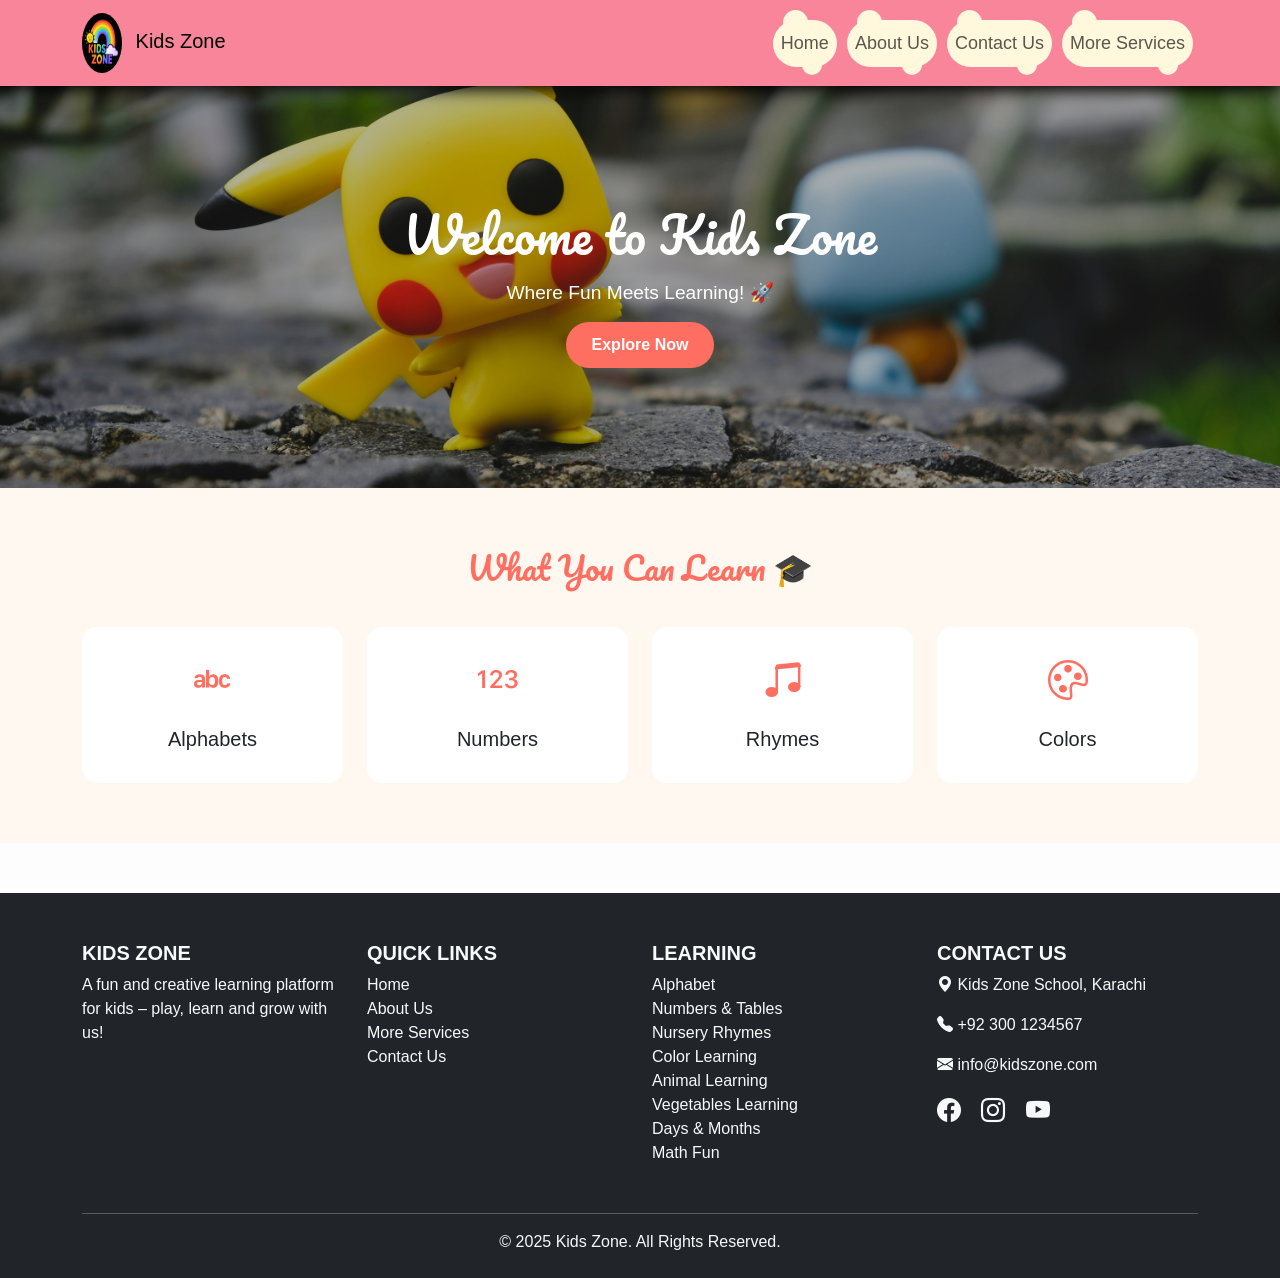
<file: index.html>
<!DOCTYPE html>
<html lang="en">

<head>
  <meta charset="UTF-8">
  <meta name="viewport" content="width=device-width, initial-scale=1.0">
  <title>Kids Zone - Home</title>
  <link href="https://cdn.jsdelivr.net/npm/bootstrap@5.3.2/dist/css/bootstrap.min.css" rel="stylesheet">
  <link href="https://cdn.jsdelivr.net/npm/bootstrap-icons/font/bootstrap-icons.css" rel="stylesheet">
  <link href="https://fonts.googleapis.com/css2?family=Pacifico&display=swap" rel="stylesheet">

  <style>
    body {
      font-family: Arial, sans-serif;
      background: #fdfdfd;
    }

           .navbar {
            background: rgb(248, 133, 153);
            box-shadow: 0px 4px 15px black;
            position: relative;
            z-index: 1;
        }

        .navbar-brand img {
            height: 60px;
            animation: bounceLogo 2s infinite;
            border-radius: 30px;
        }

        .nav-link {
            position: relative;
            font-size: 18px;
            padding: 10px 20px;
            border-radius: 50px;
            background: cornsilk;
            margin: 5px;
            transition: all 0.4s ease;
        }

        .nav-link:hover {
            background: linear-gradient(90deg, rgb(247, 167, 167), rgb(233, 207, 158), rgb(226, 226, 140), rgb(146, 243, 146), rgb(122, 122, 230), rgb(203, 148, 243), rgb(240, 172, 240));
            color: black;
            transform: scale(1.1) rotate(-2deg);
            box-shadow: 0px 0px 15px palevioletred;
        }

        .nav-link::before,
        .nav-link::after {
            content: "";
            position: absolute;
            background: cornsilk;
            border-radius: 50%;
            z-index: -1;
        }

        .nav-link::before {
            width: 25px;
            height: 25px;
            top: -10px;
            left: 10px;
        }

        .nav-link::after {
            width: 20px;
            height: 20px;
            bottom: -8px;
            right: 15px;
        }

        @keyframes bounceLogo {

            0%,
            100% {
                transform: translateY(0);
            }

            50% {
                transform: translateY(-10px);
            }
        }

        @keyframes rainbowGlow {
            0% {
                box-shadow: 0 0 5px red;
            }

            20% {
                box-shadow: 0 0 10px orange;
            }

            40% {
                box-shadow: 0 0 15px yellow;
            }

            60% {
                box-shadow: 0 0 15px green;
            }

            80% {
                box-shadow: 0 0 15px blue;
            }

            100% {
                box-shadow: 0 0 20px violet;
            }
        }


        .nav-link:hover {
            animation: rainbowGlow 1.5s infinite alternate;
        }




    .hero {
      background: linear-gradient(rgba(0, 0, 0, 0.3), rgba(0, 0, 0, 0.3)),
        url("./eproject/michael-rivera-N7OocKwsJ0s-unsplash.jpg") center/cover no-repeat;
      color: white;
      text-align: center;
      padding: 120px 20px;
    }

    .hero h1 {
      font-size: 3rem;
      font-family: 'Pacifico', cursive;
    }

    .hero p {
      font-size: 1.2rem;
      margin: 15px 0;
    }

    .btn-cta {
      background: #ff6f61;
      color: #fff;
      font-weight: bold;
      padding: 10px 25px;
      border-radius: 30px;
      transition: 0.3s;
    }

    .btn-cta:hover {
      background: #e85c4a;
      color: #fff;
    }


    .services {
      padding: 60px 20px;
      background: #fff8f0;
    }

    .services h2 {
      text-align: center;
      font-family: 'Pacifico', cursive;
      margin-bottom: 40px;
      color: #ff6f61;
    }

    .card {
      border: none;
      border-radius: 15px;
      transition: transform 0.3s;
    }

    .card:hover {
      transform: translateY(-10px);
      box-shadow: 0 6px 20px rgba(0, 0, 0, 0.1);
    }

    .card i {
      font-size: 2.5rem;
      color: #ff6f61;
    }


    footer {
      margin-top: 50px;
    }
  </style>
</head>

<body>


  <nav class="navbar navbar-expand-lg">
    <div class="container">
      <a class="navbar-brand" href="#">
        <img src="../WhatsApp Image 2025-08-29 at 13.34.08_3d84adc3.jpg" alt="Kids Zone Logo" width="40" height="40"
          class="me-2 rounded-circle">
        Kids Zone
      </a>
      <button class="navbar-toggler" type="button" data-bs-toggle="collapse" data-bs-target="#navbarNav">
        <span class="navbar-toggler-icon"></span>
      </button>
      <div class="collapse navbar-collapse justify-content-end" id="navbarNav">
        <ul class="navbar-nav">
          <li class="nav-item"><a class="nav-link" href="./index.html">Home</a></li>
          <li class="nav-item"><a class="nav-link" href="./about.html">About Us</a></li>
          <li class="nav-item"><a class="nav-link" href="./contact.html">Contact Us</a></li>
          <li class="nav-item dropdown">
            <a class="nav-link dropdown-toggle" href="./services.html" id="servicesDropdown" role="button" data-bs-toggle="">
              More Services
            </a>
            <ul class="dropdown-menu">
              <li><a class="dropdown-item" href="#">🔤 Learn Alphabets</a></li>
              <li><a class="dropdown-item" href="#">🔢 Numbers & Tables</a></li>
              <li><a class="dropdown-item" href="#">🎶 Nursery Rhymes</a></li>
              <li><a class="dropdown-item" href="#">🌈 Colors Learning</a></li>
              <li><a class="dropdown-item" href="#">🐒 Animals Learning</a></li>
              <li><a class="dropdown-item" href="#">🥕 Vegetables Learning</a></li>
              <li><a class="dropdown-item" href="#">📅 Days & Months</a></li>
              <li><a class="dropdown-item" href="#">➕➖ Math Fun</a></li>
            </ul>
          </li>
        </ul>
      </div>
    </div>
  </nav>


  <section class="hero">
    <h1>Welcome to Kids Zone</h1>
    <p>Where Fun Meets Learning! 🚀</p>
    <a href="about.html" class="btn btn-cta">Explore Now</a>
  </section>

  
  <section class="services">
    <div class="container">
      <h2>What You Can Learn 🎓</h2>
      <div class="row g-4">
        <div class="col-md-3 col-sm-6">
          <div class="card text-center p-4">
            <i class="bi bi-alphabet"></i>
            <h5 class="mt-3">Alphabets</h5>
          </div>
        </div>
        <div class="col-md-3 col-sm-6">
          <div class="card text-center p-4">
            <i class="bi bi-123"></i>
            <h5 class="mt-3">Numbers</h5>
          </div>
        </div>
        <div class="col-md-3 col-sm-6">
          <div class="card text-center p-4">
            <i class="bi bi-music-note-beamed"></i>
            <h5 class="mt-3">Rhymes</h5>
          </div>
        </div>
        <div class="col-md-3 col-sm-6">
          <div class="card text-center p-4">
            <i class="bi bi-palette"></i>
            <h5 class="mt-3">Colors</h5>
          </div>
        </div>
      </div>
    </div>
  </section>

    <footer class="bg-dark text-light pt-5 pb-4">
    <div class="container">
      <div class="row">

        <div class="col-md-3 mb-3">
          <h5 class="text-uppercase fw-bold">Kids Zone</h5>
          <p>A fun and creative learning platform for kids – play, learn and grow with us!</p>
        </div>

        <div class="col-md-3 mb-3">
          <h5 class="text-uppercase fw-bold">Quick Links</h5>
          <ul class="list-unstyled">
            <li><a href="index.html" class="text-decoration-none text-light">Home</a></li>
            <li><a href="about.html" class="text-decoration-none text-light">About Us</a></li>
            <li><a href="services.html" class="text-decoration-none text-light">More Services</a></li>
            <li><a href="contact.html" class="text-decoration-none text-light">Contact Us</a></li>
          </ul>
        </div>

        <div class="col-md-3 mb-3">
          <h5 class="text-uppercase fw-bold">Learning</h5>
          <ul class="list-unstyled">
            <li><a href="#" class="text-decoration-none text-light">Alphabet</a></li>
            <li><a href="#" class="text-decoration-none text-light">Numbers & Tables</a></li>
            <li><a href="#" class="text-decoration-none text-light">Nursery Rhymes</a></li>
            <li><a href="#" class="text-decoration-none text-light">Color Learning</a></li>
            <li><a href="#" class="text-decoration-none text-light">Animal Learning</a></li>
            <li><a href="#" class="text-decoration-none text-light">Vegetables Learning</a></li>
            <li><a href="#" class="text-decoration-none text-light">Days & Months</a></li>
            <li><a href="#" class="text-decoration-none text-light">Math Fun</a></li>
          </ul>
        </div>

        <div class="col-md-3 mb-3">
          <h5 class="text-uppercase fw-bold">Contact Us</h5>
          <p><i class="bi bi-geo-alt-fill"></i> Kids Zone School, Karachi</p>
          <p><i class="bi bi-telephone-fill"></i> +92 300 1234567</p>
          <p><i class="bi bi-envelope-fill"></i> <a href="mailto:info@kidszone.com"
              class="text-decoration-none text-light">info@kidszone.com</a></p>
          <div class="mt-3">
            <a href="#" class="text-light me-3"><i class="bi bi-facebook fs-4"></i></a>
            <a href="#" class="text-light me-3"><i class="bi bi-instagram fs-4"></i></a>
            <a href="#" class="text-light"><i class="bi bi-youtube fs-4"></i></a>
          </div>
        </div>
      </div>

      <hr class="bg-light">
      <div class="text-center">
        <p class="mb-0">© 2025 Kids Zone. All Rights Reserved.</p>
      </div>
    </div>
  </footer>

  <script src="https://cdn.jsdelivr.net/npm/bootstrap@5.3.2/dist/js/bootstrap.bundle.min.js"></script>
</body>

</html>
</file>
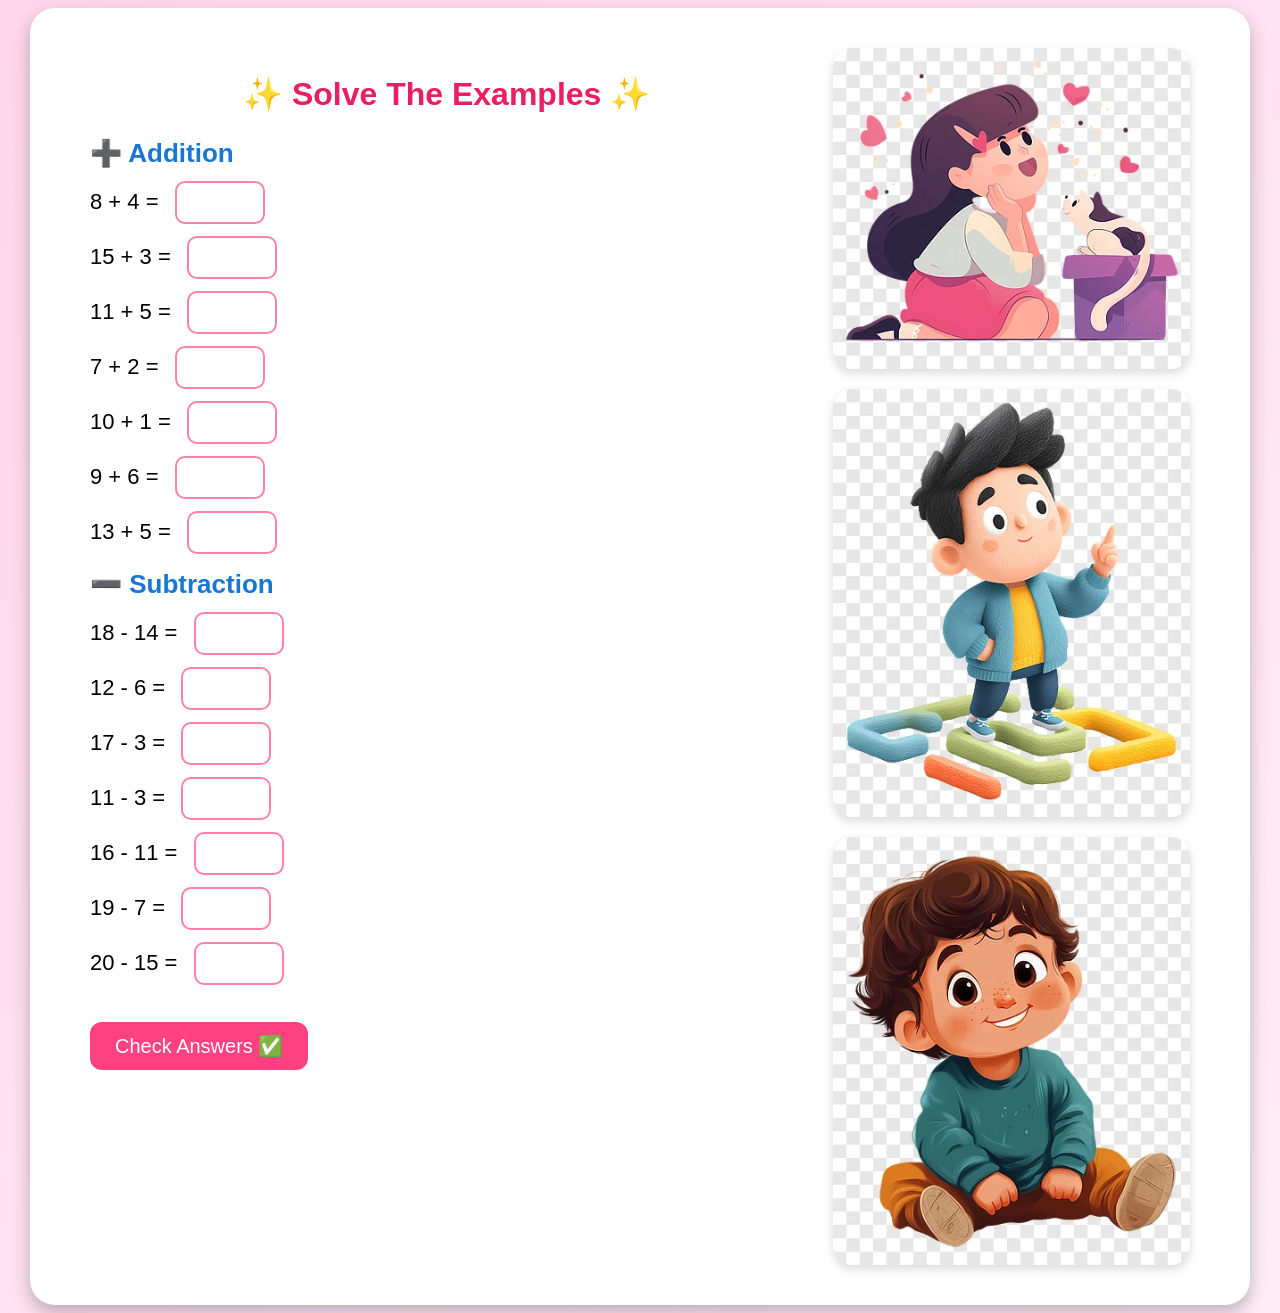
<file: add and sub/index.html>
<!DOCTYPE html>
<html lang="en">
<head>
  <meta charset="UTF-8">
  <title>Math Worksheet</title>
  <style>
    body {
      font-family: 'Comic Sans MS', cursive, sans-serif;
      background: linear-gradient(to bottom right, #ffd6eb, #ffeef7);
      display: flex;
      justify-content: center;
      align-items: center;
      min-height: 100vh;
    }

    .worksheet {
      background: #fff;
      border-radius: 25px;
      padding: 40px 60px;
      box-shadow: 0 8px 18px rgba(0,0,0,0.25);
      max-width: 1100px;
      width: 95%;
      display: flex;
      gap: 30px;
    }

    .questions {
      flex: 2;
    }

    h2 {
      text-align: center;
      color: #e91e63;
      margin-bottom: 25px;
      font-size: 32px;
    }

    h3 {
      color: #1976d2;
      margin: 15px 0 10px;
      font-size: 26px;
    }

    .problem {
      font-size: 22px;
      margin: 12px 0;
    }

    input {
      width: 70px;
      padding: 8px;
      font-size: 20px;
      text-align: center;
      border-radius: 10px;
      border: 2px solid #ff80ab;
      margin-left: 10px;
    }

    button {
      margin-top: 25px;
      padding: 12px 25px;
      font-size: 20px;
      border: none;
      border-radius: 12px;
      background: #ff4081;
      color: white;
      cursor: pointer;
    }

    button:hover {
      background: #e91e63;
    }

    #result {
      margin-top: 15px;
      font-size: 22px;
      font-weight: bold;
      color: #333;
    }

    .cartoon {
      flex: 1;
      display: flex;
      flex-direction: column;
      align-items: center;
      gap: 20px;
    }

    .cartoon img {
      max-width: 100%;
      border-radius: 20px;
      box-shadow: 0 4px 10px rgba(0,0,0,0.15);
    }
  </style>
</head>
<body>
  <div class="worksheet">

    <div class="questions">
      <h2>✨ Solve The Examples ✨</h2>

      <h3>➕ Addition</h3>
      <div class="problem">8 + 4 = <input type="number" data-answer="12"></div>
      <div class="problem">15 + 3 = <input type="number" data-answer="18"></div>
      <div class="problem">11 + 5 = <input type="number" data-answer="16"></div>
      <div class="problem">7 + 2 = <input type="number" data-answer="9"></div>
      <div class="problem">10 + 1 = <input type="number" data-answer="11"></div>
      <div class="problem">9 + 6 = <input type="number" data-answer="15"></div>
      <div class="problem">13 + 5 = <input type="number" data-answer="18"></div>

      <h3>➖ Subtraction</h3>
      <div class="problem">18 - 14 = <input type="number" data-answer="4"></div>
      <div class="problem">12 - 6 = <input type="number" data-answer="6"></div>
      <div class="problem">17 - 3 = <input type="number" data-answer="14"></div>
      <div class="problem">11 - 3 = <input type="number" data-answer="8"></div>
      <div class="problem">16 - 11 = <input type="number" data-answer="5"></div>
      <div class="problem">19 - 7 = <input type="number" data-answer="12"></div>
      <div class="problem">20 - 15 = <input type="number" data-answer="5"></div>

      <button onclick="checkAnswers()">Check Answers ✅</button>
      <p id="result"></p>
    </div>

    <div class="cartoon">
      <img src="./a1.webp" alt="Cute Cartoon 1">
      <img src="./a2.webp" alt="Cute Cartoon 2">
      <img src="./a3.webp" alt="Cute Cartoon 2">
      
    </div>
  </div>

  <script>
    function checkAnswers() {
      let inputs = document.querySelectorAll("input");
      let correct = 0;
      inputs.forEach(input => {
        let ans = parseInt(input.dataset.answer);
        if (parseInt(input.value) === ans) {
          input.style.borderColor = "green";
          correct++;
        } else {
          input.style.borderColor = "red";
        }
      });
      document.getElementById("result").innerText =
        `You got ${correct} out of ${inputs.length} correct! 🎉`;
    }
  </script>
</body>
</html>
</file>
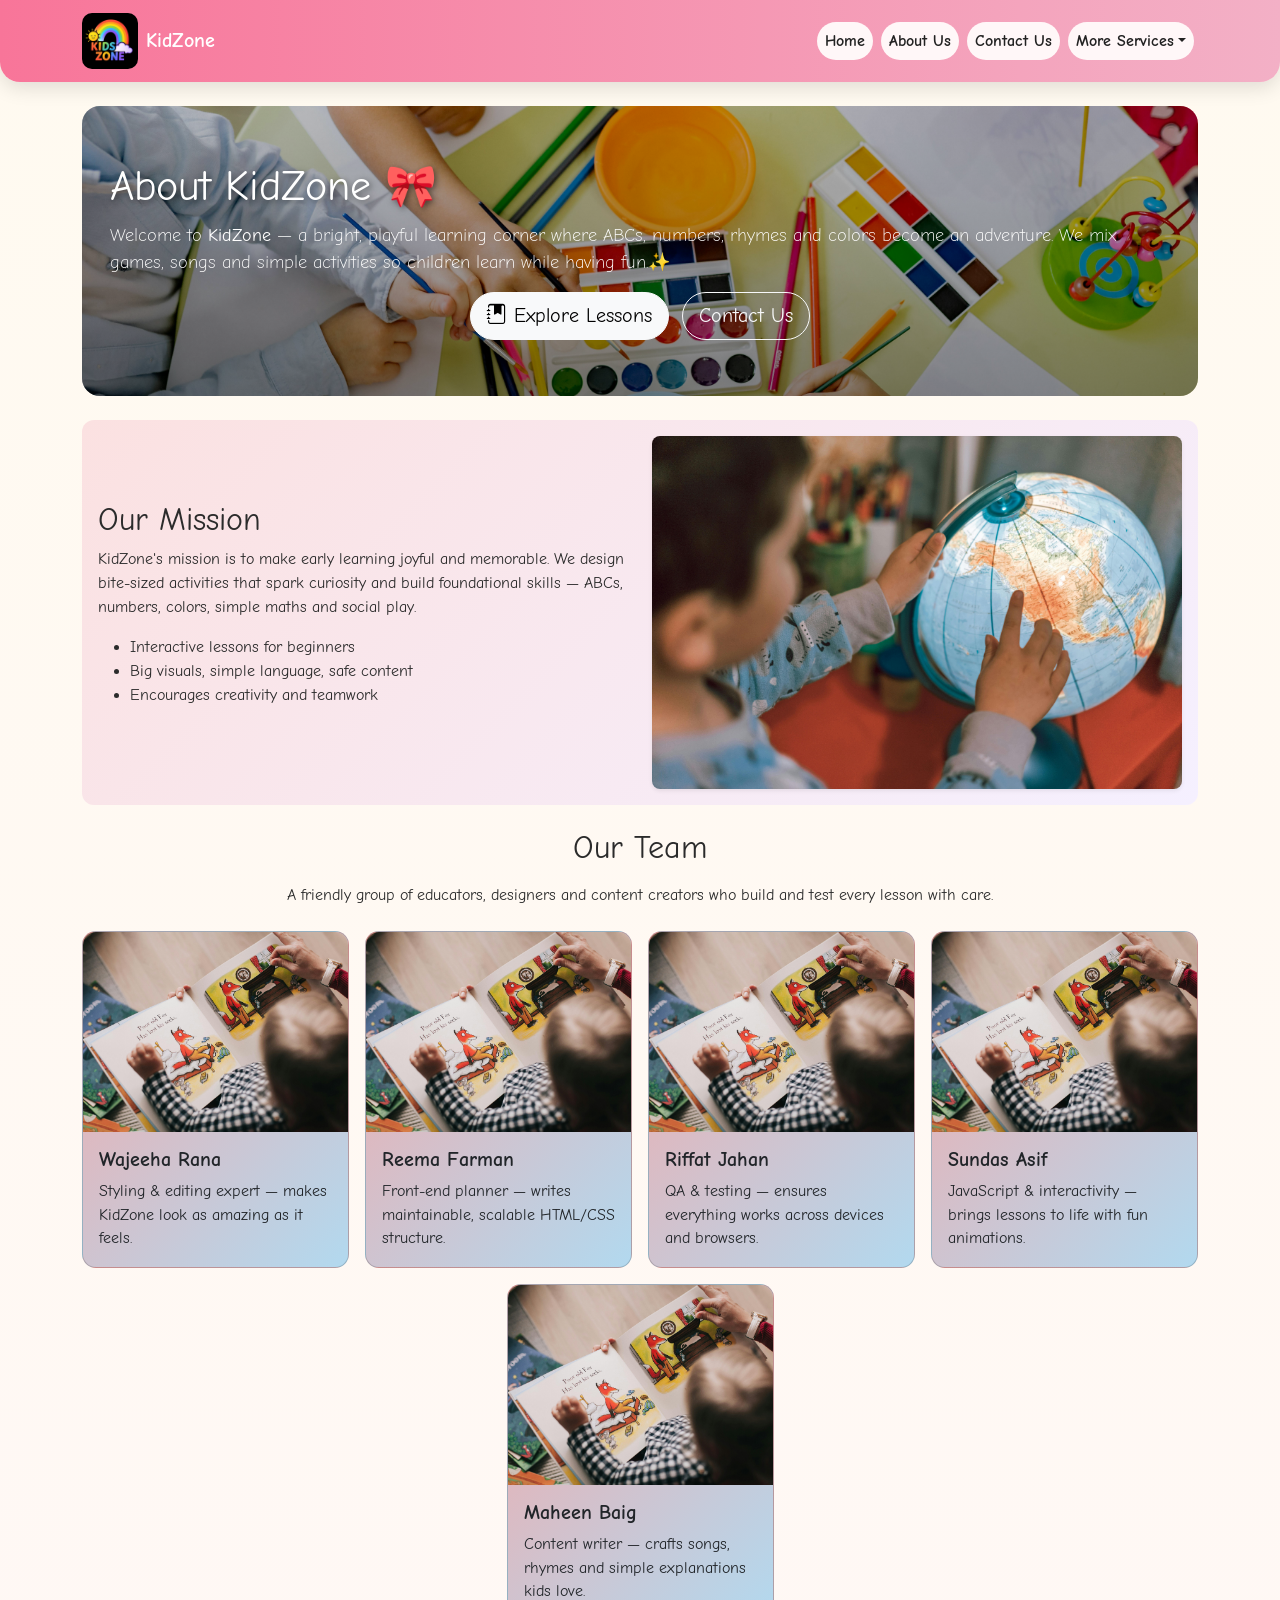
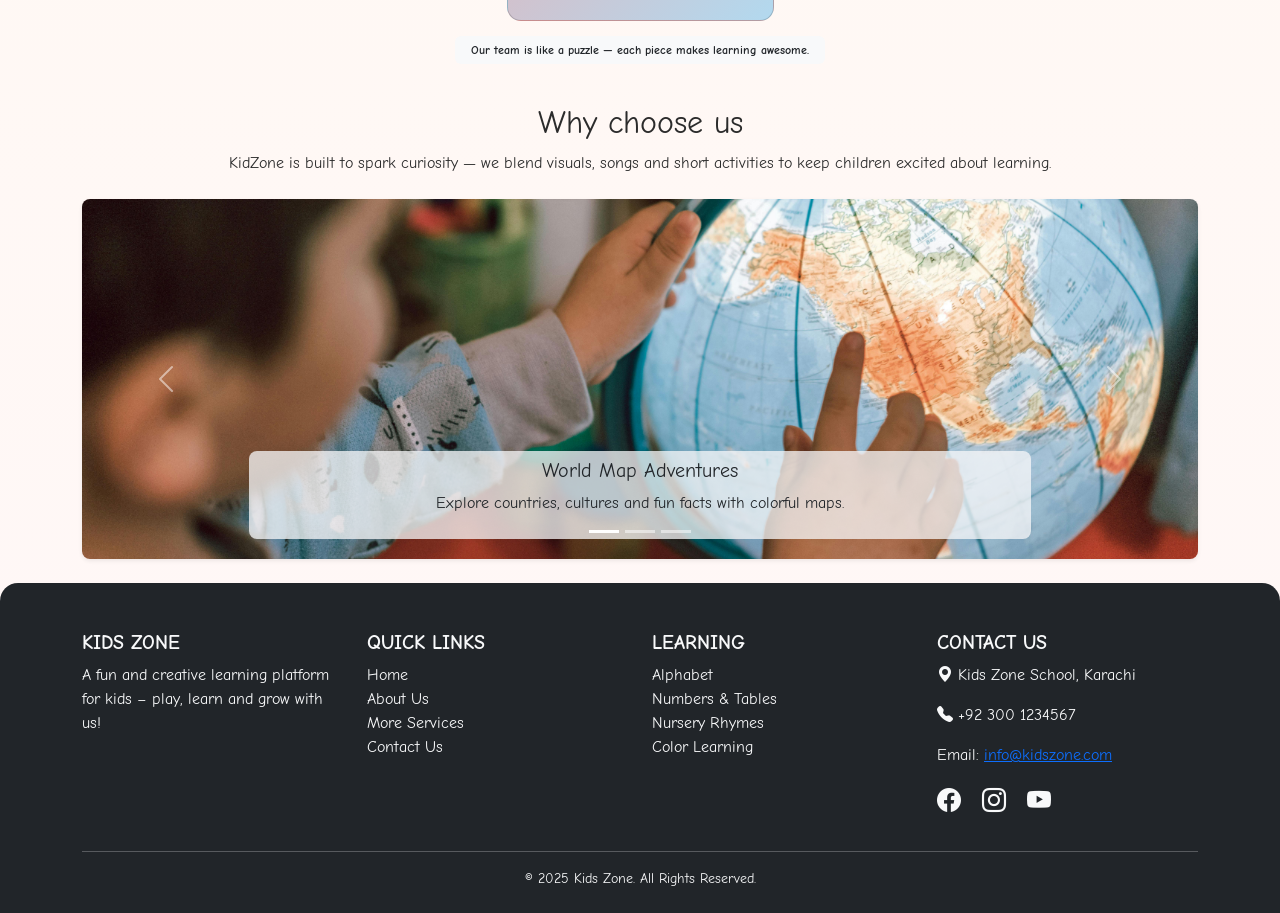
<file: about.html>
<!DOCTYPE html>
<html lang="en">

<head>
  <meta charset="UTF-8">
  <meta name="viewport" content="width=device-width, initial-scale=1.0">
  <title>KidZone — About Us</title>


  <link href="https://cdn.jsdelivr.net/npm/bootstrap@5.3.2/dist/css/bootstrap.min.css" rel="stylesheet">

  <link href="https://cdn.jsdelivr.net/npm/bootstrap-icons@1.10.5/font/bootstrap-icons.css" rel="stylesheet">

  <link href="https://cdn.jsdelivr.net/npm/aos@2.3.4/dist/aos.css" rel="stylesheet">

  <link
    href="https://fonts.googleapis.com/css2?family=Comic+Neue:wght@400;700&family=Gill+Sans+Nova:wght@400;600&display=swap"
    rel="stylesheet">

  <meta name="description"
    content="KidZone — fun and playful learning for young children. Alphabets, numbers, rhymes and more.">

  <style>
    :root {
      --brand-pink: #f87599;
      --brand-pale: #fff7f8;
      --accent-1: #f3a9a9;
      --accent-2: #b2d9ef;
      --card-radius: 14px;
    }

    * {
      box-sizing: border-box
    }

    body {
      font-family: 'Comic Neue', 'Gill Sans', 'Trebuchet MS', sans-serif;
      margin: 0;
      background: linear-gradient(180deg, #fffaf0 0%, #fff7f7 100%);
      color: #2b2b2b;
      -webkit-font-smoothing: antialiased;
      -moz-osx-font-smoothing: grayscale;
    }


    .navbar-custom {
      background: linear-gradient(90deg, var(--brand-pink), #f3b0c6);
      box-shadow: 0 6px 20px rgba(0, 0, 0, 0.12);
      border-radius: 0 0 20px 20px;
      padding: .5rem 1rem;
    }

    .navbar-brand img {
      height: 56px;
      border-radius: 10px;
      object-fit: cover;
      margin-right: .5rem
    }

    .navbar-brand strong {
      font-weight: 700;
      color: #fff
    }

    .nav-link {
      background: var(--brand-pale);
      border-radius: 40px;
      margin: .25rem .25rem;
      padding: .45rem .9rem;
      transition: transform .25s ease, box-shadow .25s ease;
      color: #222 !important;
      font-weight: 600;
    }

    .nav-link:hover {
      transform: scale(1.08) translateY(-3px);
      box-shadow: 0 8px 18px rgba(0, 0, 0, 0.12)
    }


    .about {
      background-image: url('./about/pexels-yankrukov-8613062.jpg');
      background-size: cover;
      background-position: center;
      position: relative;
      color: #fff;
      border-radius: 18px;
      overflow: hidden;
      padding: 3.5rem 1rem;
      margin-top: 1.5rem;
    }

    .about::after {
      content: '';
      position: absolute;
      inset: 0;
      background: linear-gradient(180deg, rgba(0, 0, 0, 0.25), rgba(0, 0, 0, 0.45));
    }

    .about .container {
      position: relative;
      z-index: 2
    }

    .about h1 {
      font-size: 2.6rem;
      margin-bottom: .6rem;
      text-shadow: 2px 2px 6px rgba(0, 0, 0, 0.5)
    }

    .about p {
      font-size: 1.125rem
    }


    .card-kid {
      border-radius: var(--card-radius);
      overflow: hidden;
      background: linear-gradient(135deg, var(--accent-1), var(--accent-2));
      transition: transform .35s ease, box-shadow .35s ease;
      min-height: 100%;
    }

    .card-kid img {
      object-fit: cover;
      height: 200px;
      width: 100%
    }

    .card-kid:hover {
      transform: translateY(-8px);
      box-shadow: 0 18px 40px rgba(0, 0, 0, 0.18)
    }


    .card-title {
      font-family: 'Comic Neue', cursive;
      font-weight: 700
    }

    .card-text {
      font-size: .98rem
    }


    .section-gradient {
      background: linear-gradient(135deg, #fbe1e1, #f5f0ff);
      border-radius: 12px;
      padding: 2rem
    }


    .carousel-inner img {
      max-height: 360px;
      object-fit: cover
    }


    footer {
      border-top-left-radius: 18px;
      border-top-right-radius: 18px
    }


    @media (max-width:767px) {
      .about {
        padding: 2rem 1rem
      }

      .about h1 {
        font-size: 1.8rem
      }

      .navbar-brand img {
        height: 48px
      }

      .card-kid img {
        height: 160px
      }
    }
  </style>
</head>

<body>

  <nav class="navbar navbar-expand-lg navbar-custom">
    <div class="container">
      <a class="navbar-brand d-flex align-items-center" href="#">
        <img src="./WhatsApp Image 2025-08-29 at 13.34.08_3d84adc3.jpg" alt="KidZone logo">
        <strong>KidZone</strong>
      </a>

      <button class="navbar-toggler" type="button" data-bs-toggle="collapse" data-bs-target="#navbarNav"
        aria-controls="navbarNav" aria-expanded="false" aria-label="Toggle navigation">
        <span class="navbar-toggler-icon" style="filter:invert(1)"></span>
      </button>

      <div class="collapse navbar-collapse justify-content-end" id="navbarNav">
        <ul class="navbar-nav align-items-lg-center">
          <li class="nav-item" data-aos="zoom-in"><a class="nav-link" href="./index.html">Home</a></li>
          <li class="nav-item" data-aos="zoom-in" data-aos-delay="100"><a class="nav-link" href="./about.html">About
              Us</a></li>
          <li class="nav-item" data-aos="zoom-in" data-aos-delay="200"><a class="nav-link" href="./contact.html">Contact
              Us</a></li>
          <li class="nav-item dropdown" data-aos="zoom-in" data-aos-delay="300">
            <a class="nav-link dropdown-toggle" href="./services.html" id="servicesDropdown" role="button"
              data-bs-toggle="dropdown" aria-expanded="false">More Services</a>
            <ul class="dropdown-menu" aria-labelledby="servicesDropdown">
              <li><a class="dropdown-item" href="#alphabetCard">🔤 Learn Alphabets</a></li>
              <li><a class="dropdown-item" href="#numbers">🔢 Numbers & Tables</a></li>
              <li><a class="dropdown-item" href="#rhymes">🎶 Nursery Rhymes</a></li>
              <li><a class="dropdown-item" href="#colors">🌈 Colors Learning</a></li>
              <li><a class="dropdown-item" href="#animals">🐒 Animals Learning</a></li>
              <li><a class="dropdown-item" href="#vegetables">🥕 Vegetables Learning</a></li>
              <li><a class="dropdown-item" href="#days">📅 Days & Months</a></li>
              <li><a class="dropdown-item" href="#math">➕➖ Math Fun</a></li>
            </ul>
          </li>
        </ul>
      </div>
    </div>
  </nav>


  <main class="container my-4">
    <section class="about" aria-labelledby="about-heading">
      <div class="container text-center text-md-start">
        <h1 id="about-heading" data-aos="fade-up">About KidZone 🎀</h1>
        <p class="lead" data-aos="fade-up" data-aos-delay="120">Welcome to <strong>KidZone</strong> — a bright, playful
          learning corner where ABCs, numbers, rhymes and colors become an adventure. We mix games, songs and simple
          activities so children learn while having fun.✨</p>

        <div class="text-center mt-3" data-aos="zoom-in" data-aos-delay="220">
          <a href="#" class="btn btn-lg btn-light rounded-pill me-2"><i class="bi bi-journal-bookmark-fill"></i>
            Explore Lessons</a>
          <a href="./contact.html" class="btn btn-lg btn-outline-light rounded-pill">Contact Us</a>
        </div>
      </div>
    </section>


    <section class="my-4">
      <div class="section-gradient p-3" data-aos="fade-right">
        <div class="row align-items-center">
          <div class="col-md-6">
            <h2>Our Mission</h2>
            <p>
              KidZone's mission is to make early learning joyful and memorable. We design bite-sized activities that
              spark curiosity and build foundational skills — ABCs, numbers, colors, simple maths and social play.
            </p>
            <ul>
              <li>Interactive lessons for beginners</li>
              <li>Big visuals, simple language, safe content</li>
              <li>Encourages creativity and teamwork</li>
            </ul>
          </div>
          <div class="col-md-6 text-center">
            <img src="./about/pexels-freestockpro-12955490.jpg" alt="Kids learning map"
              class="img-fluid rounded-3 shadow-sm">
          </div>
        </div>
      </div>
    </section>


    <section id="team" class="my-4">
      <h2 class="text-center mb-3" data-aos="zoom-in">Our Team</h2>
      <p class="text-center mb-4" data-aos="zoom-in" data-aos-delay="80">A friendly group of educators, designers and
        content creators who build and test every lesson with care.</p>

      <div class="row g-3 justify-content-center">

        <div class="col-12 col-sm-6 col-md-4 col-lg-3" data-aos="flip-left">
          <div class="card card-kid h-100">
            <img src="./about/pexels-lina-1741230.jpg" class="card-img-top" alt="Wajiha Rana">
            <div class="card-body">
              <h5 class="card-title">Wajeeha Rana</h5>
              <p class="card-text">Styling & editing expert — makes KidZone look as amazing as it feels.</p>
            </div>
          </div>
        </div>


        <div class="col-12 col-sm-6 col-md-4 col-lg-3" data-aos="flip-left" data-aos-delay="80">
          <div class="card card-kid h-100">
            <img src="./about/pexels-lina-1741230.jpg" class="card-img-top" alt="Reema">
            <div class="card-body">
              <h5 class="card-title">Reema Farman</h5>
              <p class="card-text">Front-end planner — writes maintainable, scalable HTML/CSS structure.</p>
            </div>
          </div>
        </div>


        <div class="col-12 col-sm-6 col-md-4 col-lg-3" data-aos="flip-left" data-aos-delay="160">
          <div class="card card-kid h-100">
            <img src="./about/pexels-lina-1741230.jpg" class="card-img-top" alt="Riffat Jahan">
            <div class="card-body">
              <h5 class="card-title">Riffat Jahan</h5>
              <p class="card-text">QA & testing — ensures everything works across devices and browsers.</p>
            </div>
          </div>
        </div>


        <div class="col-12 col-sm-6 col-md-4 col-lg-3" data-aos="flip-left" data-aos-delay="240">
          <div class="card card-kid h-100">
            <img src="./about/pexels-lina-1741230.jpg" class="card-img-top" alt="Sundas Asif">
            <div class="card-body">
              <h5 class="card-title">Sundas Asif</h5>
              <p class="card-text">JavaScript & interactivity — brings lessons to life with fun animations.</p>
            </div>
          </div>
        </div>


        <div class="col-12 col-sm-6 col-md-4 col-lg-3" data-aos="flip-left" data-aos-delay="320">
          <div class="card card-kid h-100">
            <img src="./about/pexels-lina-1741230.jpg" class="card-img-top" alt="Maheen Baig">
            <div class="card-body">
              <h5 class="card-title">Maheen Baig</h5>
              <p class="card-text">Content writer — crafts songs, rhymes and simple explanations kids love.</p>
            </div>
          </div>
        </div>

      </div>

      <div class="text-center mt-3">
        <p class="badge bg-light text-dark py-2 px-3">Our team is like a puzzle — each piece makes learning awesome.</p>
      </div>
    </section>


    <section class="my-4">
      <h2 class="text-center" data-aos="zoom-in">Why choose us</h2>
      <p class="text-center mb-4" data-aos="zoom-in" data-aos-delay="80">KidZone is built to spark curiosity — we blend
        visuals, songs
        and short activities to keep children excited about learning.</p>

      <div id="carouselExampleCaptions" class="carousel slide" data-bs-ride="carousel" data-aos="zoom-in">
        <div class="carousel-indicators">
          <button type="button" data-bs-target="#carouselExampleCaptions" data-bs-slide-to="0" class="active"
            aria-current="true" aria-label="Slide 1"></button>
          <button type="button" data-bs-target="#carouselExampleCaptions" data-bs-slide-to="1"
            aria-label="Slide 2"></button>
          <button type="button" data-bs-target="#carouselExampleCaptions" data-bs-slide-to="2"
            aria-label="Slide 3"></button>
        </div>
        <div class="carousel-inner rounded-3 shadow-sm">
          <div class="carousel-item active">
            <img src="./about/pexels-freestockpro-12955490.jpg" class="d-block w-100" alt="World map for kids">
            <div class="carousel-caption d-none d-md-block text-dark bg-light bg-opacity-75 rounded-3 p-2">
              <h5>World Map Adventures</h5>
              <p>Explore countries, cultures and fun facts with colorful maps.</p>
            </div>
          </div>
          <div class="carousel-item">
            <img src="./about/pexels-karolina-grabowska-7269539.jpg" class="d-block w-100" alt="Fun homework">
            <div class="carousel-caption d-none d-md-block text-dark bg-light bg-opacity-75 rounded-3 p-2">
              <h5>Make homework an adventure</h5>
              <p>Transform practice into playful challenges and games.</p>
            </div>
          </div>
          <div class="carousel-item">
            <img src="./about/pexels-vanessa-loring-7869084.jpg" class="d-block w-100" alt="Group learning">
            <div class="carousel-caption d-none d-md-block text-dark bg-light bg-opacity-75 rounded-3 p-2">
              <h5>Encouraging teamwork</h5>
              <p>Activities that promote sharing, speaking and collaboration.</p>
            </div>
          </div>
        </div>
        <button class="carousel-control-prev" type="button" data-bs-target="#carouselExampleCaptions"
          data-bs-slide="prev">
          <span class="carousel-control-prev-icon" aria-hidden="true"></span>
          <span class="visually-hidden">Previous</span>
        </button>
        <button class="carousel-control-next" type="button" data-bs-target="#carouselExampleCaptions"
          data-bs-slide="next">
          <span class="carousel-control-next-icon" aria-hidden="true"></span>
          <span class="visually-hidden">Next</span>
        </button>
      </div>

    </section>

  </main>


  <footer class="bg-dark text-light pt-5 pb-4 mt-4">
    <div class="container">
      <div class="row">
        <div class="col-md-3 mb-3">
          <h5 class="text-uppercase fw-bold">Kids Zone</h5>
          <p>A fun and creative learning platform for kids – play, learn and grow with us!</p>
        </div>

        <div class="col-md-3 mb-3">
          <h5 class="text-uppercase fw-bold">Quick Links</h5>
          <ul class="list-unstyled">
            <li><a href="#" class="text-decoration-none text-light">Home</a></li>
            <li><a href="./about.html" class="text-decoration-none text-light">About Us</a></li>
            <li><a href="./services.html" class="text-decoration-none text-light">More Services</a></li>
            <li><a href="./contact.html" class="text-decoration-none text-light">Contact Us</a></li>
          </ul>
        </div>

        <div class="col-md-3 mb-3">
          <h5 class="text-uppercase fw-bold">Learning</h5>
          <ul class="list-unstyled">
            <li><a href="#" class="text-decoration-none text-light">Alphabet</a></li>
            <li><a href="#" class="text-decoration-none text-light">Numbers & Tables</a></li>
            <li><a href="#" class="text-decoration-none text-light">Nursery Rhymes</a></li>
            <li><a href="#" class="text-decoration-none text-light">Color Learning</a></li>
          </ul>
        </div>

        <div class="col-md-3 mb-3">
          <h5 class="text-uppercase fw-bold">Contact Us</h5>
          <p><i class="bi bi-geo-alt-fill"></i> Kids Zone School, Karachi</p>
          <p><i class="bi bi-telephone-fill"></i> +92 300 1234567</p>
          <p>Email: <a href="mailto:info@kidszone.com">info@kidszone.com</a></p>


          <div class="mt-3">
            <a href="#" class="text-light me-3"><i class="bi bi-facebook fs-4"></i></a>
            <a href="#" class="text-light me-3"><i class="bi bi-instagram fs-4"></i></a>
            <a href="#" class="text-light"><i class="bi bi-youtube fs-4"></i></a>
          </div>
        </div>
      </div>

      <hr class="bg-light">

      <div class="text-center small">
        <p class="mb-0">© 2025 Kids Zone. All Rights Reserved.</p>
      </div>
    </div>
  </footer>



  <script src="https://cdn.jsdelivr.net/npm/bootstrap@5.3.2/dist/js/bootstrap.bundle.min.js"></script>
  <script src="https://cdn.jsdelivr.net/npm/aos@2.3.4/dist/aos.js"></script>
  <script>
    AOS.init({ duration: 900, once: true });


    document.querySelectorAll('#about-heading').forEach(el => {
      el.addEventListener('click', () => {

        if (window.matchMedia('(prefers-reduced-motion: no-preference)').matches) {
          alert('Welcome to KidZone! Let\'s learn and play 😊');
        }
      });
    });
  </script>
</body>

</html>
</file>
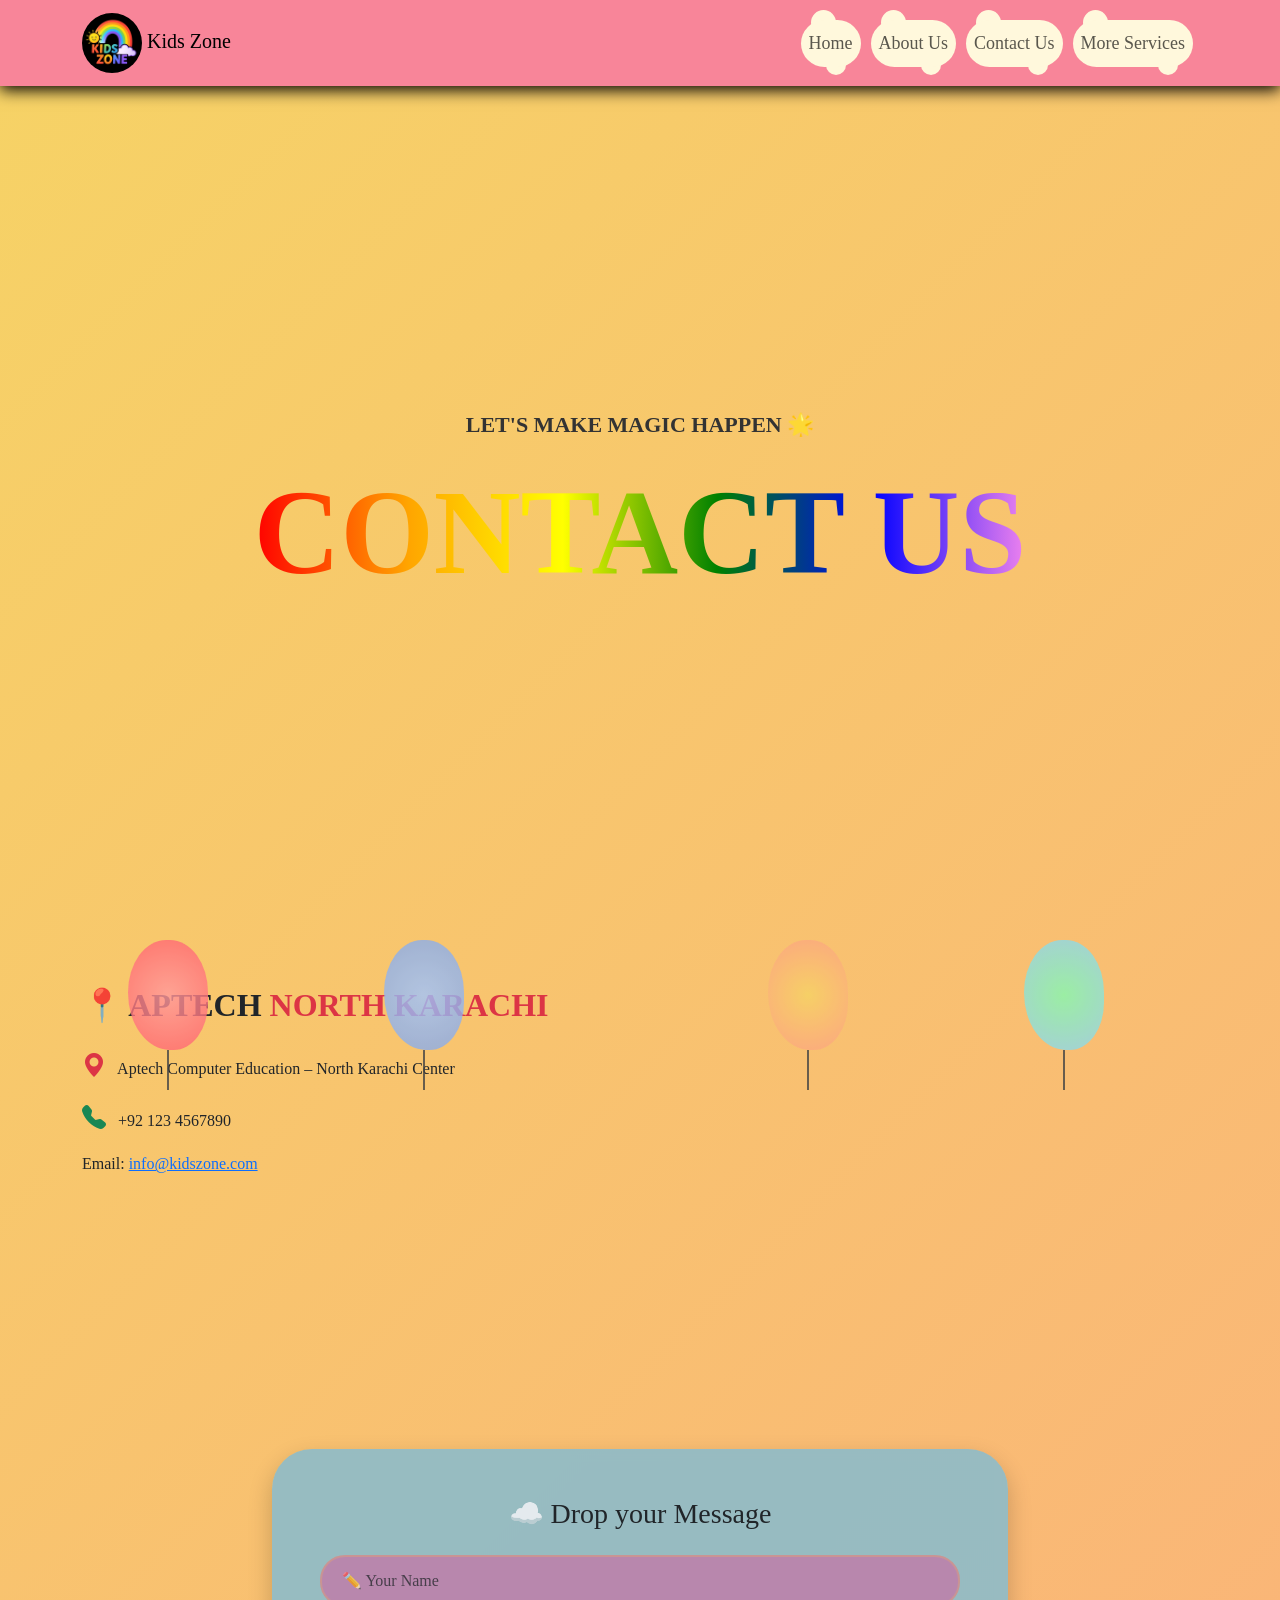
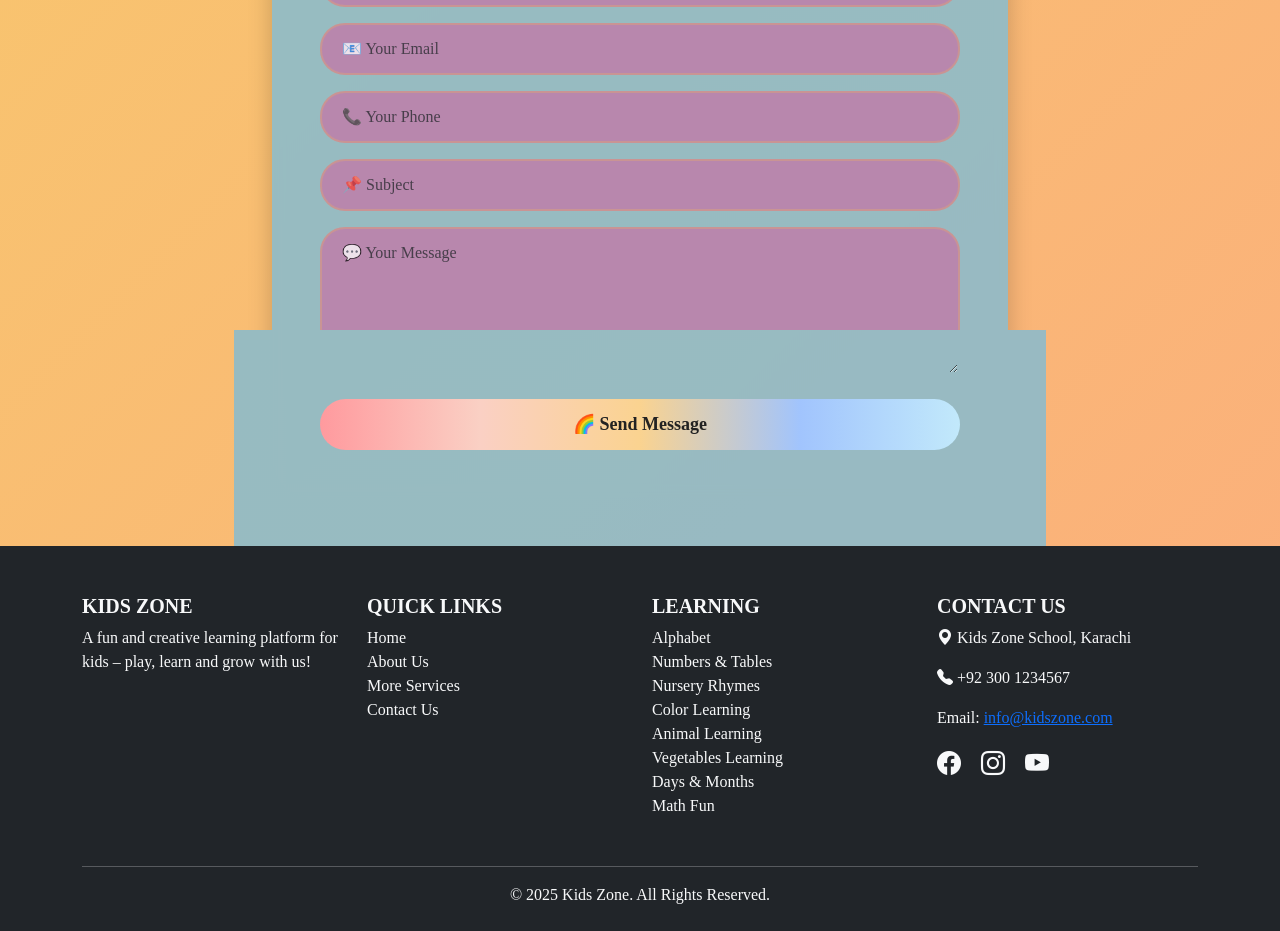
<file: contact.html>
<!DOCTYPE html>
<html lang="en">

<head>
  <meta charset="UTF-8" />
  <meta name="viewport" content="width=device-width, initial-scale=1" />
  <title>Kids Zone | Contact Us</title>
  <meta name="google" content="notranslate" />
  <link href="https://cdn.jsdelivr.net/npm/bootstrap@5.3.2/dist/css/bootstrap.min.css" rel="stylesheet" />
  <link href="https://cdn.jsdelivr.net/npm/bootstrap-icons@1.11.3/font/bootstrap-icons.css" rel="stylesheet" />
  <link rel="stylesheet" href="./style.css">
</head>

<body>
  <nav class="navbar navbar-expand-lg">
    <div class="container"> <a class="navbar-brand" href="#"> <img
          src="./WhatsApp Image 2025-08-29 at 13.34.08_3d84adc3.jpg" alt="Kids Zone Logo"> Kids Zone </a> <button
        class="navbar-toggler" type="button" data-bs-toggle="collapse" data-bs-target="#navbarNav"> <span
          class="navbar-toggler-icon"></span> </button>
      <div class="collapse navbar-collapse justify-content-end" id="navbarNav">
        <ul class="navbar-nav">
          <li class="nav-item" data-aos="zoom-in"><a class="nav-link " href="./index.html">Home</a></li>
          <li class="nav-item" data-aos="zoom-in" data-aos-delay="100"><a class="nav-link "
              href="./about.html">About Us</a></li>
          <li class="nav-item" data-aos="zoom-in" data-aos-delay="200"><a class="nav-link "
              href="./contact.html">Contact Us</a></li>
          <li class="nav-item dropdown" data-aos="zoom-in" data-aos-delay="300"> <a class="nav-link dropdown-toggle"
              href="./services.html" id="servicesDropdown" role="button" data-bs-toggle="dropdown"
              aria-expanded="false"> More Services </a>
            <ul class="dropdown-menu" aria-labelledby="servicesDropdown">
              <li><a class="dropdown-item" href="#alphabetCard">🔤 Learn Alphabets</a></li>
              <li><a class="dropdown-item" href="#numbers">🔢 Numbers & Tables</a></li>
              <li><a class="dropdown-item" href="#rhymes">🎶 Nursery Rhymes</a></li>
              <li><a class="dropdown-item" href="#colors">🌈 Colors Learning</a></li>
              <li><a class="dropdown-item" href="#animals">🐒 Animals Learning</a></li>
              <li><a class="dropdown-item" href="#vegetables">🥕 Vegetables Learning</a></li>
              <li><a class="dropdown-item" href="#days">📅 Days & Months</a></li>
              <li><a class="dropdown-item" href="#math">➕➖ Math Fun</a></li>
            </ul>
          </li>
        </ul>
      </div>
    </div>
  </nav>
  <div class="balloon balloon1"></div>
  <div class="balloon balloon2"></div>
  <div class="balloon balloon3"></div>
  <div class="balloon balloon4"></div>
  <header class="hero-section">
    <div class="text-center">
      <p class="contact-intro">LET'S MAKE MAGIC HAPPEN 🌟</p>
      <h1 class="rainbow-heading">CONTACT US</h1>
    </div>
  </header>
  <section class="container pb-5">
    <div class="row g-4 align-items-start">
      <div class="col-lg-6">
        <h2 class="fw-bold mb-4">📍 APTECH <span class="text-danger">NORTH KARACHI</span></h2>
        <p><i class="bi bi-geo-alt-fill text-danger fs-4 me-2"></i> Aptech Computer Education – North Karachi Center</p>
        <p><i class="bi bi-telephone-fill text-success fs-4 me-2"></i> +92 123 4567890</p>
        <p>Email: <a href="mailto:info@kidszone.com">info@kidszone.com</a></p>
      </div>
      <div class="col-lg-6"> <iframe
          src="https://www.google.com/maps/embed?pb=!1m18!1m12!1m3!1d28950.340547155896!2d67.036!3d24.970!2m3!1f0!2f0!3f0!3m2!1i1024!2i768!4f13.1!3m3!1m2!1s0x3eb33f61c8cde7f7%3A0xdedc9bb1bc7ad5c1!2sAptech%20Computer%20Education%20North%20Karachi%20Center!5e0!3m2!1sen!2s!4v1700000000000"
          width="100%" height="360" style="border:0; border-radius:24px;" allowfullscreen="" loading="lazy"> </iframe>
      </div>
    </div>
  </section>
  <main class="container my-5">
    <div class="row justify-content-center">
      <div class="col-lg-8">
        <div class="cloud-form p-4 p-md-5">
          <h3 class="text-center mb-4">☁️ Drop your Message</h3>
          <form>
            <div class="mb-3"> <input type="text" class="form-control cloud-box" placeholder="✏️ Your Name" required>
            </div>
            <div class="mb-3"> <input type="email" class="form-control cloud-box" placeholder="📧 Your Email" required>
            </div>
            <div class="mb-3"> <input type="tel" class="form-control cloud-box" placeholder="📞 Your Phone" required>
            </div>
            <div class="mb-3"> <input type="text" class="form-control cloud-box" placeholder="📌 Subject"> </div>
            <div class="mb-4"> <textarea class="form-control message-box" rows="5"
                placeholder="💬 Your Message"></textarea> </div> <button type="submit"
              class="btn rainbow-btn w-100 fw-bold" onclick="alert('Forms submitted successfully !')">🌈 Send Message</button>
          </form>
        </div>
      </div>
    </div>
  </main>
  <footer class="bg-dark text-light pt-5 pb-4 mt-5">
    <div class="container">
      <div class="row">
        <div class="col-md-3 mb-3">
          <h5 class="text-uppercase fw-bold">Kids Zone</h5>
          <p> A fun and creative learning platform for kids – play, learn and grow with us! </p>
        </div>
        <div class="col-md-3 mb-3">
          <h5 class="text-uppercase fw-bold">Quick Links</h5>
          <ul class="list-unstyled">
            <li><a href="" class="text-decoration-none text-light">Home</a></li>
            <li><a href="./kidzone(aboutus)/about(kidzone) (2)/about(kidzone)/about.html"
                class="text-decoration-none text-light">About Us</a></li>
            <li><a href="./services.html" class="text-decoration-none text-light">More Services</a> </li>
            <li><a href="./contact.html" class="text-decoration-none text-light">Contact Us</a></li>
          </ul>
        </div>
        <div class="col-md-3 mb-3">
          <h5 class="text-uppercase fw-bold">Learning</h5>
          <ul class="list-unstyled">
            <li><a href="#" class="text-decoration-none text-light">Alphabet</a></li>
            <li><a href="#" class="text-decoration-none text-light">Numbers & Tables</a></li>
            <li><a href="#" class="text-decoration-none text-light">Nursery Rhymes</a></li>
            <li><a href="#" class="text-decoration-none text-light">Color Learning</a></li>
            <li><a href="#" class="text-decoration-none text-light">Animal Learning</a></li>
            <li><a href="#" class="text-decoration-none text-light">Vegetables Learning</a></li>
            <li><a href="#" class="text-decoration-none text-light">Days & Months</a></li>
            <li><a href="#" class="text-decoration-none text-light">Math Fun</a></li>
          </ul>
        </div>
        <div class="col-md-3 mb-3">
          <h5 class="text-uppercase fw-bold">Contact Us</h5>
          <p><i class="bi bi-geo-alt-fill"></i> Kids Zone School, Karachi</p>
          <p><i class="bi bi-telephone-fill"></i> +92 300 1234567</p>
          <p>Email: <a href="mailto:info@kidszone.com">info@kidszone.com</a></p>
          <div class="mt-3"> <a href="#" class="text-light me-3"><i class="bi bi-facebook fs-4"></i></a> <a href="#"
              class="text-light me-3"><i class="bi bi-instagram fs-4"></i></a> <a href="#" class="text-light"><i
                class="bi bi-youtube fs-4"></i></a> </div>
        </div>
      </div>
      <hr class="bg-light">
      <div class="text-center">
        <p class="mb-0">© 2025 Kids Zone. All Rights Reserved.</p>
      </div>
    </div>
  </footer>
  <script src="https://cdn.jsdelivr.net/npm/bootstrap@5.3.2/dist/js/bootstrap.bundle.min.js"></script>
</body>

</html>
</file>
<file: style.css>
.navbar {
            background: rgb(248, 133, 153);
            box-shadow: 0px 4px 15px black;
            position: relative;
            z-index: 1;
        }

        .navbar-brand img {
            height: 60px;
            animation: bounceLogo 2s infinite;
            border-radius: 30px;
        }

        .nav-link {
            position: relative;
            font-size: 18px;
            padding: 10px 20px;
            border-radius: 50px;
            background: cornsilk;
            margin: 5px;
            transition: all 0.4s ease;
        }

        .nav-link:hover {
            background: linear-gradient(90deg, rgb(247, 167, 167), rgb(233, 207, 158), rgb(226, 226, 140), rgb(146, 243, 146), rgb(122, 122, 230), rgb(203, 148, 243), rgb(240, 172, 240));
            color: black;
            transform: scale(1.1) rotate(-2deg);
            box-shadow: 0px 0px 15px palevioletred;
        }

        .nav-link::before,
        .nav-link::after {
            content: "";
            position: absolute;
            background: cornsilk;
            border-radius: 50%;
            z-index: -1;
        }

        .nav-link::before {
            width: 25px;
            height: 25px;
            top: -10px;
            left: 10px;
        }

        .nav-link::after {
            width: 20px;
            height: 20px;
            bottom: -8px;
            right: 15px;
        }

        @keyframes bounceLogo {

            0%,
            100% {
                transform: translateY(0);
            }

            50% {
                transform: translateY(-10px);
            }
        }

        @keyframes rainbowGlow {
            0% {
                box-shadow: 0 0 5px red;
            }

            20% {
                box-shadow: 0 0 10px orange;
            }

            40% {
                box-shadow: 0 0 15px yellow;
            }

            60% {
                box-shadow: 0 0 15px green;
            }

            80% {
                box-shadow: 0 0 15px blue;
            }

            100% {
                box-shadow: 0 0 20px violet;
            }
        }


        .nav-link:hover {
            animation: rainbowGlow 1.5s infinite alternate;
        }



body {
  background: linear-gradient(135deg, #f6d365, #fda085, #a1c4fd, #c2e9fb);
  background-size: 400% 400%;
  animation: bgAnimation 20s ease infinite;
  font-family: "Comic Sans MS", cursive;
}

@keyframes bgAnimation {
  0% { background-position: 0% 50%; }
  50% { background-position: 100% 50%; }
  100% { background-position: 0% 50%; }
}

.contact-intro {
  font-size: 22px;
  font-weight: 600;
  color: #333;
  margin-bottom: 15px;
}

.rainbow-heading {
  font-size: 120px;
  font-weight: 900;
  text-transform: uppercase;
  text-align: center;
  margin: 20px 0 60px;
  color: transparent;
  background-image: linear-gradient(90deg, red, orange, yellow, green, blue, violet);
  background-clip: text;
}

.cloud-form {
  background: rgba(135, 187, 207, 0.85);
  border-radius: 40px;
  box-shadow: 0 10px 25px rgba(0, 0, 0, 0.2);
  backdrop-filter: blur(6px);
}

.cloud-box, .message-box {
  border-radius: 25px;
  border: 2px solid #c99494;
  padding: 12px 20px;
  background: #b887ad;
}

.cloud-box:focus, .message-box:focus {
  border-color: #c5a0af;
  outline: none;
  box-shadow: 0 0 12px rgba(236, 143, 182, 0.7);
}

.rainbow-btn {
  background: linear-gradient(90deg, #ff9a9e, #fad0c4, #fad390, #a1c4fd, #c2e9fb);
  color: #222;
  border: none;
  border-radius: 30px;
  padding: 12px;
  font-size: 18px;
  transition: transform 0.3s ease;
}

.rainbow-btn:hover {
  transform: scale(1.05);
  background: linear-gradient(90deg, #84fab0, #8fd3f4, #a6c0fe, #f68084);
  color: #fff;
}

.balloon {
  position: fixed;
  bottom: -150px;
  width: 80px;
  height: 110px;
  border-radius: 50% 50% 45% 55%;
  animation: float 20s linear infinite;
  z-index: -1;
  opacity: 0.8;
}

.balloon::after {
  content: "";
  position: absolute;
  bottom: -40px;
  left: 50%;
  width: 2px;
  height: 40px;
  background: #444;
  transform: translateX(-50%);
}

.balloon1 { left: 10%; animation-delay: 0s; background: radial-gradient(circle, #ff9a9e, #ff5f6d); }
.balloon2 { left: 30%; animation-delay: 5s; background: radial-gradient(circle, #a1c4fd, #86a8e7); }
.balloon3 { left: 60%; animation-delay: 10s; background: radial-gradient(circle, #f6d365, #fda085); }
.balloon4 { left: 80%; animation-delay: 15s; background: radial-gradient(circle, #84fab0, #8fd3f4); }

@keyframes float {
  0%   { transform: translateY(0) rotate(0deg); opacity: 0.8; }
  100% { transform: translateY(-120vh) rotate(360deg); opacity: 0; }
}

.hero-section {
  display: flex;
  flex-direction: column;
  justify-content: center;
  align-items: center;
  height: 100vh;
  text-align: center;
  margin: 0;
}
</file>
